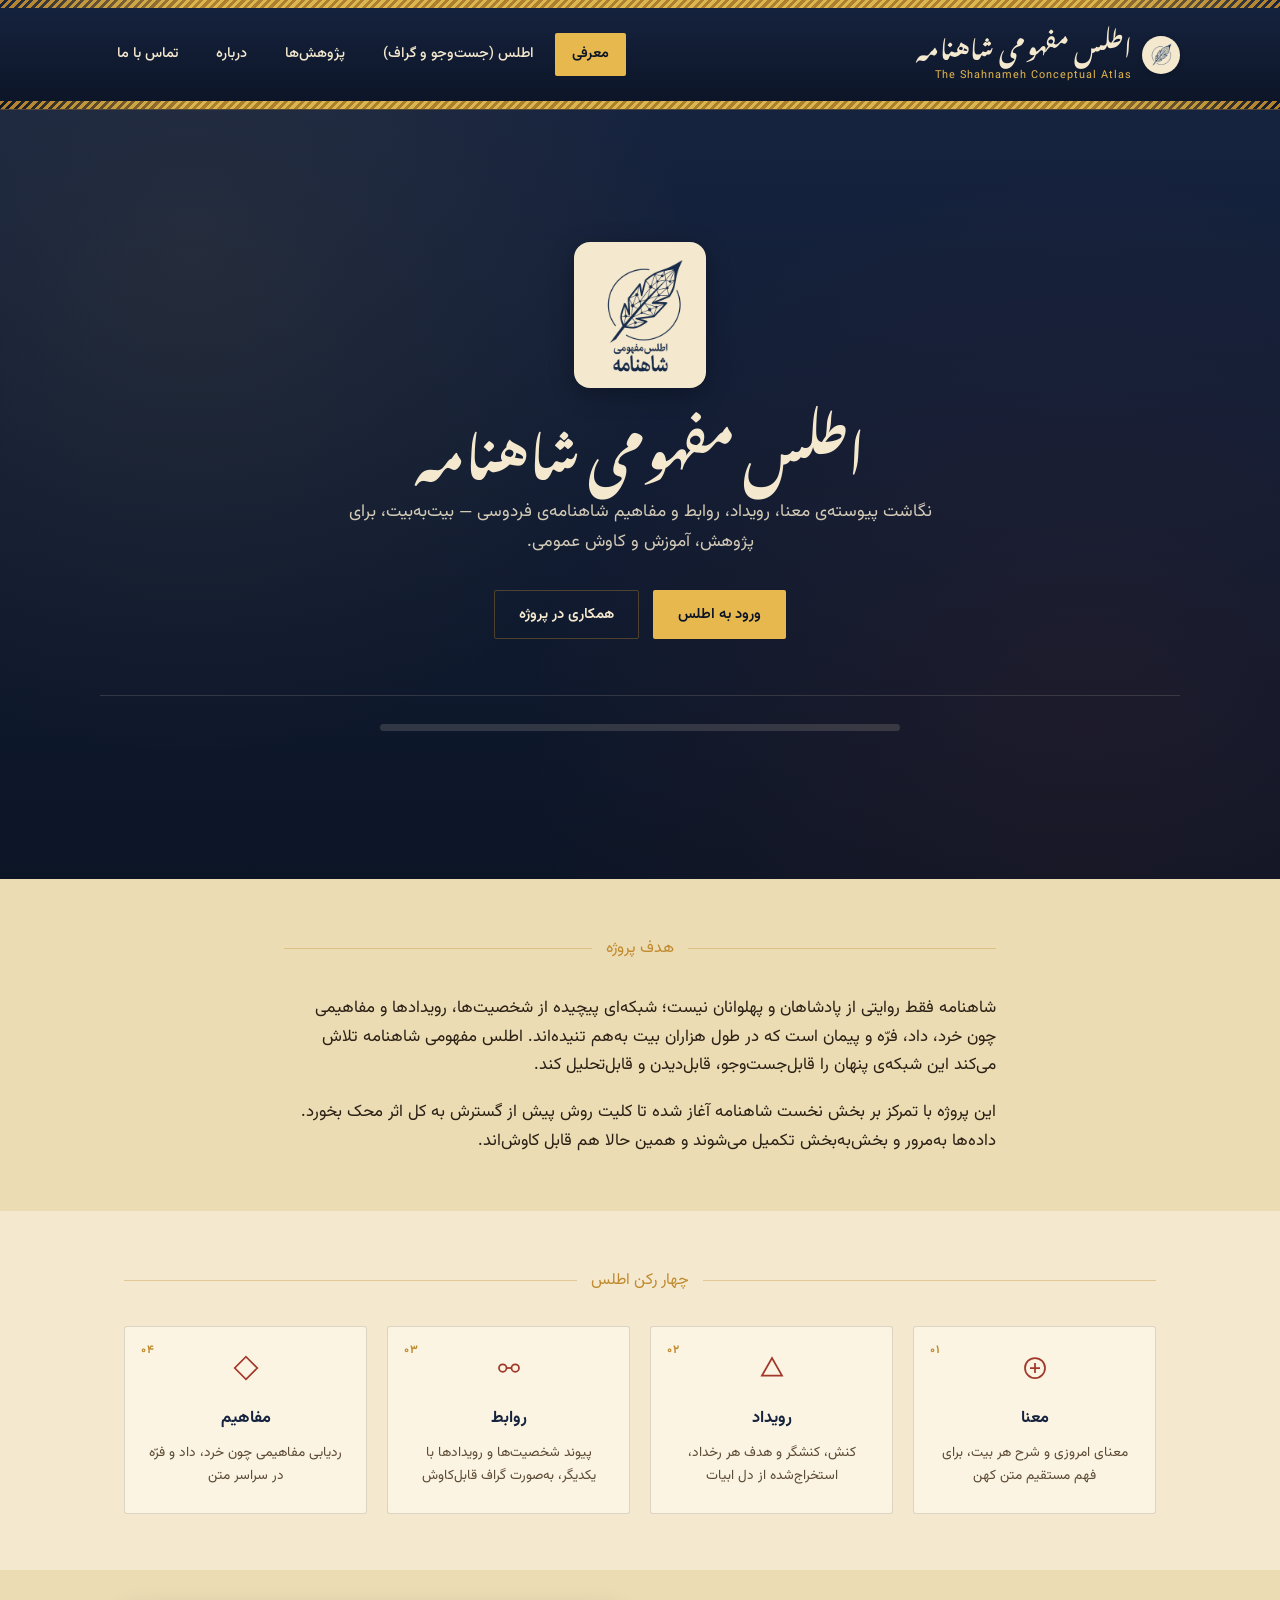
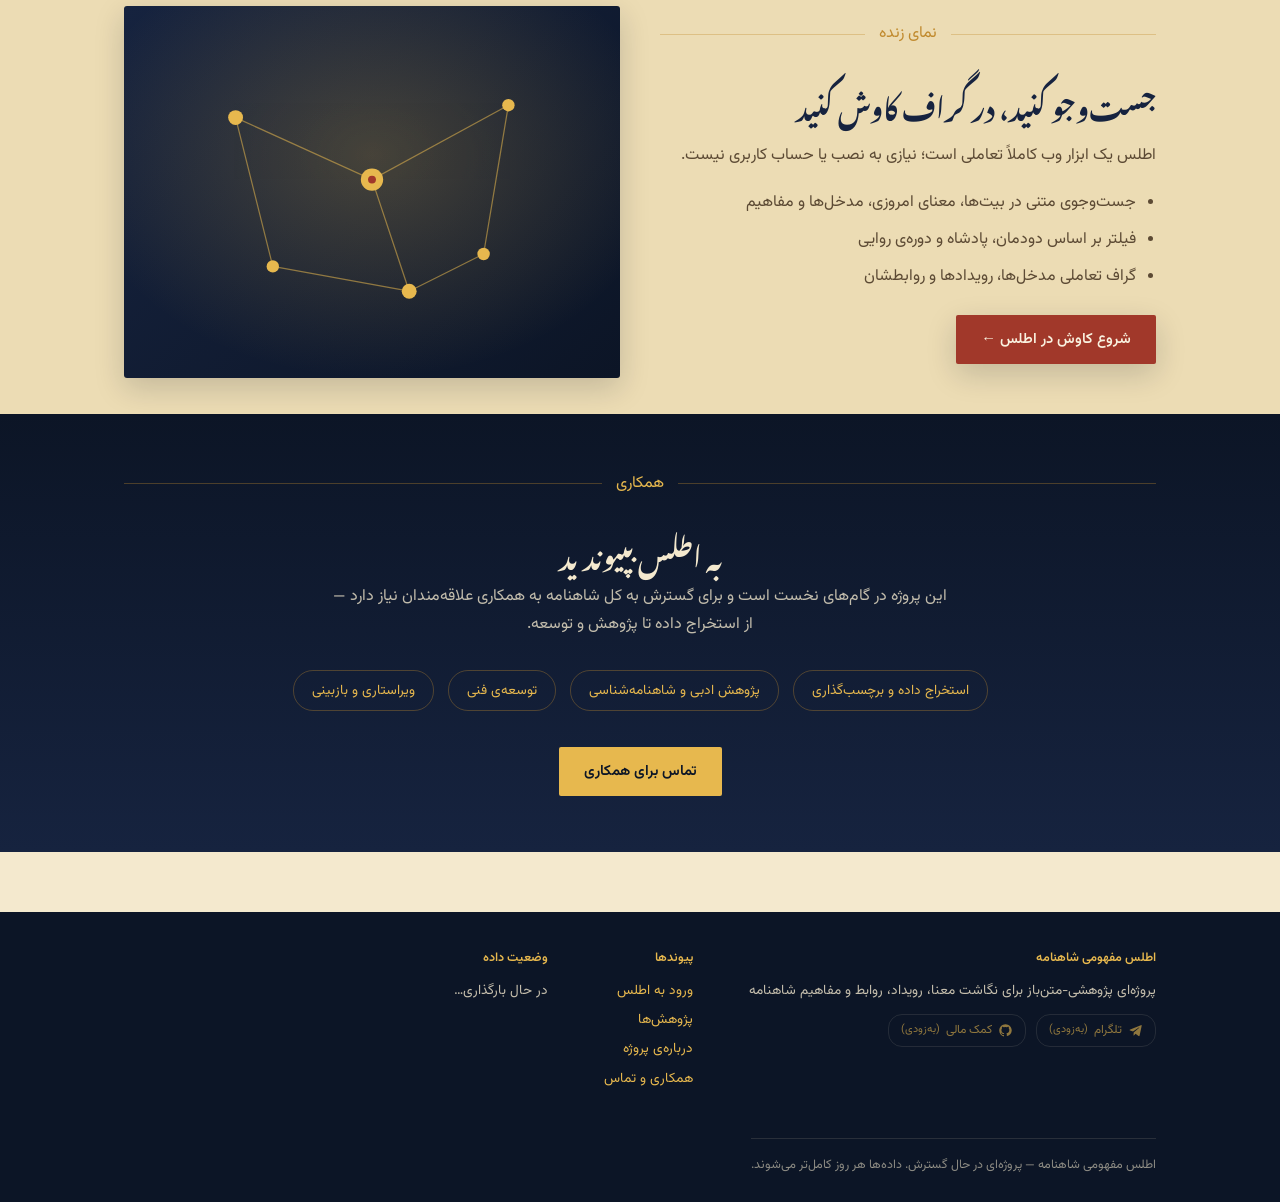
<file: index.html>
<!DOCTYPE html>
<html lang="fa" dir="rtl">
<head>
<meta charset="UTF-8">
<meta name="viewport" content="width=device-width, initial-scale=1.0">
<title>اطلس مفهومی شاهنامه | The Shahnameh Conceptual Atlas</title>
<meta name="description" content="پروژه‌ای پژوهشی برای نگاشت معنا، رویداد، روابط و مفاهیم شاهنامه‌ی فردوسی — جست‌وجو، گراف تعاملی و دعوت به همکاری.">
<link rel="icon" href="favicon.ico" sizes="any">
<link rel="icon" href="logo-mark-64.png" type="image/png">
<link rel="apple-touch-icon" href="apple-touch-icon.png">
<link rel="stylesheet" href="shared.css">
<style>
.hero{
  background: linear-gradient(180deg, var(--indigo) 0%, var(--indigo-deep) 100%);
  color:var(--paper); position:relative; overflow:hidden;
}
.hero::before{
  content:''; position:absolute; inset:0;
  background-image: radial-gradient(circle at 15% 20%, rgba(231,184,78,0.08), transparent 40%),
                     radial-gradient(circle at 85% 80%, rgba(161,56,42,0.10), transparent 45%);
  pointer-events:none;
}
.hero-inner{ position:relative; padding:76px 0 84px; text-align:center; }
.hero-logo-chip{
  background:var(--paper); border-radius:16px; width:132px; padding:14px 16px 10px;
  margin:0 auto 22px; box-shadow:0 6px 24px rgba(0,0,0,0.28);
}
.hero-logo-img{ width:100%; display:block; }
.hero h1{
  font-family:'NotoNastaliq','Vazirmatn'; font-weight:700; font-size:clamp(2.1rem, 5vw, 3.3rem);
  margin:0 0 16px; line-height:1.35;
}
.hero p.tagline{
  color:rgba(244,233,206,0.85); max-width:640px; margin:0 auto 34px; font-size:1.08rem;
}
.hero-ctas{ display:flex; gap:14px; justify-content:center; flex-wrap:wrap; }
.hero-stats{
  display:flex; justify-content:center; gap:0; margin-top:56px; flex-wrap:wrap;
  border-top:1px solid rgba(244,233,206,0.14);
}
.hero-stat{ padding:22px 34px; border-left:1px solid rgba(244,233,206,0.14); min-width:140px; }
.hero-stat:last-child{ border-left:none; }
.hero-stat b{ display:block; font-size:1.7rem; color:var(--gold-bright); font-weight:700; }
.hero-stat span{ font-size:0.82rem; color:rgba(244,233,206,0.7); }

.progress-strip{ max-width:520px; margin:28px auto 0; }
.progress-track{ height:7px; border-radius:4px; background:rgba(244,233,206,0.15); overflow:hidden; }
.progress-fill{ height:100%; width:0; background:linear-gradient(90deg, var(--gold), var(--gold-bright)); transition:width 1s ease; }
.progress-label{ font-size:0.76rem; color:rgba(244,233,206,0.7); margin-top:8px; text-align:center; }
.data-empty-note{
  max-width:480px; margin:0 auto; font-size:0.85rem; color:rgba(244,233,206,0.75);
  border:1px dashed rgba(244,233,206,0.3); border-radius:3px; padding:14px 18px;
}

.pillars{ display:grid; grid-template-columns:repeat(4,1fr); gap:20px; }
.pillar{
  background:#FBF4E2; border:1px solid var(--paper-line); border-radius:var(--radius);
  padding:26px 20px; text-align:center; position:relative;
}
.pillar .num{
  position:absolute; top:14px; left:16px; font-size:0.72rem; color:var(--gold);
  font-weight:700; letter-spacing:1px;
}
.pillar svg.rosette{ width:30px; height:30px; color:var(--lacquer); margin-bottom:14px; }
.pillar h3{ margin:0 0 8px; font-size:1.02rem; color:var(--indigo); }
.pillar p{ margin:0; font-size:0.85rem; color:var(--ink-soft); }

.manifesto{ background:var(--paper-deep); }
.manifesto .container{ max-width:760px; }
.manifesto p{ font-size:1.05rem; color:var(--ink); margin:0 0 18px; }
.manifesto p:last-child{ margin-bottom:0; }

.showcase{ display:flex; gap:40px; align-items:center; flex-wrap:wrap; }
.showcase-text{ flex:1; min-width:280px; }
.showcase-visual{
  flex:1; min-width:280px; aspect-ratio:4/3; border-radius:var(--radius);
  background: linear-gradient(135deg, var(--indigo) 0%, var(--indigo-deep) 100%);
  position:relative; overflow:hidden; box-shadow:var(--shadow);
}
.showcase-visual svg{ position:absolute; inset:0; width:100%; height:100%; }
.showcase ul{ padding-right:20px; margin:20px 0 0; color:var(--ink-soft); }
.showcase li{ margin-bottom:10px; }

.collab{
  background: linear-gradient(180deg, var(--indigo-deep) 0%, var(--indigo) 100%);
  color:var(--paper); text-align:center;
}
.collab h2{ color:var(--paper); }
.collab .section-sub{ color:rgba(244,233,206,0.78); margin-left:auto; margin-right:auto; }
.collab-roles{ display:flex; gap:14px; justify-content:center; flex-wrap:wrap; margin:30px 0 36px; }
.role-tag{
  border:1px solid var(--gold-dim); padding:8px 18px; border-radius:20px; font-size:0.85rem; color:var(--gold-bright);
}

@media (max-width:860px){ .pillars{ grid-template-columns:1fr 1fr; } }
@media (max-width:560px){ .pillars{ grid-template-columns:1fr; } .hero-stat{ padding:16px 20px; } }
</style>
</head>
<body>

<header id="site-header" class="site-header"></header>

<section class="hero">
  <div class="hero-inner container">
    <div class="hero-logo-chip">
      <img src="logo-full.png" alt="اطلس مفهومی شاهنامه" class="hero-logo-img">
    </div>
    <h1>اطلس مفهومی شاهنامه</h1>
    <p class="tagline">نگاشت پیوسته‌ی معنا، رویداد، روابط و مفاهیم شاهنامه‌ی فردوسی — بیت‌به‌بیت، برای پژوهش، آموزش و کاوش عمومی.</p>
    <div class="hero-ctas">
      <a href="atlas.html" class="btn btn-gold">ورود به اطلس</a>
      <a href="contact.html" class="btn btn-outline">همکاری در پروژه</a>
    </div>
    <div class="hero-stats" id="hero-stats"></div>
    <div class="progress-strip" id="progress-strip">
      <div class="progress-track"><div class="progress-fill" id="progress-fill"></div></div>
      <div class="progress-label" id="progress-label"></div>
    </div>
  </div>
</section>

<section class="manifesto">
  <div class="container">
    <div class="divider">هدف پروژه</div>
    <p>شاهنامه فقط روایتی از پادشاهان و پهلوانان نیست؛ شبکه‌ای پیچیده از شخصیت‌ها، رویدادها و مفاهیمی چون خرد، داد، فرّه و پیمان است که در طول هزاران بیت به‌هم تنیده‌اند. اطلس مفهومی شاهنامه تلاش می‌کند این شبکه‌ی پنهان را قابل‌جست‌وجو، قابل‌دیدن و قابل‌تحلیل کند.</p>
    <p>این پروژه با تمرکز بر بخش نخست شاهنامه آغاز شده تا کلیت روش پیش از گسترش به کل اثر محک بخورد. داده‌ها به‌مرور و بخش‌به‌بخش تکمیل می‌شوند و همین حالا هم قابل کاوش‌اند.</p>
  </div>
</section>

<section>
  <div class="container">
    <div class="divider">چهار رکن اطلس</div>
    <div class="pillars">
      <div class="pillar">
        <span class="num">۰۱</span>
        <svg class="rosette" viewBox="0 0 24 24" fill="none" stroke="currentColor" stroke-width="1.4"><circle cx="12" cy="12" r="8"/><path d="M8 12h8M12 8v8"/></svg>
        <h3>معنا</h3>
        <p>معنای امروزی و شرح هر بیت، برای فهم مستقیم متن کهن</p>
      </div>
      <div class="pillar">
        <span class="num">۰۲</span>
        <svg class="rosette" viewBox="0 0 24 24" fill="none" stroke="currentColor" stroke-width="1.4"><path d="M4 18 L12 4 L20 18 Z"/></svg>
        <h3>رویداد</h3>
        <p>کنش، کنشگر و هدف هر رخداد، استخراج‌شده از دل ابیات</p>
      </div>
      <div class="pillar">
        <span class="num">۰۳</span>
        <svg class="rosette" viewBox="0 0 24 24" fill="none" stroke="currentColor" stroke-width="1.4"><circle cx="7" cy="12" r="3"/><circle cx="17" cy="12" r="3"/><path d="M10 12h4"/></svg>
        <h3>روابط</h3>
        <p>پیوند شخصیت‌ها و رویدادها با یکدیگر، به‌صورت گراف قابل‌کاوش</p>
      </div>
      <div class="pillar">
        <span class="num">۰۴</span>
        <svg class="rosette" viewBox="0 0 24 24" fill="none" stroke="currentColor" stroke-width="1.4"><path d="M12 3 L21 12 L12 21 L3 12 Z"/></svg>
        <h3>مفاهیم</h3>
        <p>ردیابی مفاهیمی چون خرد، داد و فرّه در سراسر متن</p>
      </div>
    </div>
  </div>
</section>

<section class="tight" style="background:var(--paper-deep);">
  <div class="container showcase">
    <div class="showcase-text">
      <div class="divider">نمای زنده</div>
      <h2 class="section-title">جست‌وجو کنید، در گراف کاوش کنید</h2>
      <p style="color:var(--ink-soft)">اطلس یک ابزار وب کاملاً تعاملی است؛ نیازی به نصب یا حساب کاربری نیست.</p>
      <ul>
        <li>جست‌وجوی متنی در بیت‌ها، معنای امروزی، مدخل‌ها و مفاهیم</li>
        <li>فیلتر بر اساس دودمان، پادشاه و دوره‌ی روایی</li>
        <li>گراف تعاملی مدخل‌ها، رویدادها و روابطشان</li>
      </ul>
      <div style="margin-top:24px;"><a href="atlas.html" class="btn btn-primary">شروع کاوش در اطلس ←</a></div>
    </div>
    <div class="showcase-visual">
      <svg viewBox="0 0 400 300" xmlns="http://www.w3.org/2000/svg">
        <defs>
          <radialGradient id="glow" cx="50%" cy="40%" r="60%">
            <stop offset="0%" stop-color="#E7B84E" stop-opacity="0.25"/>
            <stop offset="100%" stop-color="#E7B84E" stop-opacity="0"/>
          </radialGradient>
        </defs>
        <rect width="400" height="300" fill="url(#glow)"/>
        <g stroke="#E7B84E" stroke-width="1" opacity="0.55" fill="none">
          <line x1="90" y1="90" x2="200" y2="140"/>
          <line x1="200" y1="140" x2="310" y2="80"/>
          <line x1="200" y1="140" x2="230" y2="230"/>
          <line x1="90" y1="90" x2="120" y2="210"/>
          <line x1="120" y1="210" x2="230" y2="230"/>
          <line x1="310" y1="80" x2="290" y2="200"/>
          <line x1="230" y1="230" x2="290" y2="200"/>
        </g>
        <g fill="#E7B84E">
          <circle cx="90" cy="90" r="6"/>
          <circle cx="200" cy="140" r="9"/>
          <circle cx="310" cy="80" r="5"/>
          <circle cx="120" cy="210" r="5"/>
          <circle cx="230" cy="230" r="6"/>
          <circle cx="290" cy="200" r="5"/>
        </g>
        <g fill="#A1382A"><circle cx="200" cy="140" r="3.2"/></g>
      </svg>
    </div>
  </div>
</section>

<section class="collab">
  <div class="container">
    <div class="divider" style="color:var(--gold-bright);">همکاری</div>
    <h2 class="section-title">به اطلس بپیوندید</h2>
    <p class="section-sub">این پروژه در گام‌های نخست است و برای گسترش به کل شاهنامه به همکاری علاقه‌مندان نیاز دارد — از استخراج داده تا پژوهش و توسعه.</p>
    <div class="collab-roles">
      <span class="role-tag">استخراج داده و برچسب‌گذاری</span>
      <span class="role-tag">پژوهش ادبی و شاهنامه‌شناسی</span>
      <span class="role-tag">توسعه‌ی فنی</span>
      <span class="role-tag">ویراستاری و بازبینی</span>
    </div>
    <a href="contact.html" class="btn btn-gold">تماس برای همکاری</a>
  </div>
</section>

<footer id="site-footer" class="site-footer"></footer>

<script src="stats-data.js"></script>
<script src="shared.js"></script>
<script>
renderChrome('index.html');
if(window.ATLAS_STATS){
  const s = ATLAS_STATS;
  if(s.beyts === 0){
    document.getElementById('hero-stats').innerHTML =
      `<div class="data-empty-note">داده‌ی نسخه‌ی منتشرشده (مسکو) هنوز در دیتابیس درج نشده — این آمار به‌محض آپدیت دیتابیس نمایش داده می‌شود.</div>`;
  } else {
    document.getElementById('hero-stats').innerHTML = `
      <div class="hero-stat"><b>${s.beyts.toLocaleString('fa-IR')}</b><span>بیت ثبت‌شده</span></div>
      <div class="hero-stat"><b>${s.entities.toLocaleString('fa-IR')}</b><span>مدخل</span></div>
      <div class="hero-stat"><b>${s.concepts.toLocaleString('fa-IR')}</b><span>مفهوم</span></div>
      <div class="hero-stat"><b>${s.events.toLocaleString('fa-IR')}</b><span>رویداد استخراج‌شده</span></div>
    `;
  }
  if(s.sections_progress_pct !== undefined && document.getElementById('progress-strip')){
    if(s.beyts === 0){
      document.getElementById('progress-strip').style.display = 'none';
    } else {
      document.getElementById('progress-fill').style.width = s.sections_progress_pct + '%';
      document.getElementById('progress-label').textContent =
        `${s.sections_with_data.toLocaleString('fa-IR')} از ${s.sections.toLocaleString('fa-IR')} پادشاهی (٪${s.sections_progress_pct.toLocaleString('fa-IR')}) دست‌کم یک بیت کامل (مدخل+مفهوم) دارند`;
    }
  }
}
</script>
</body>
</html>
</file>
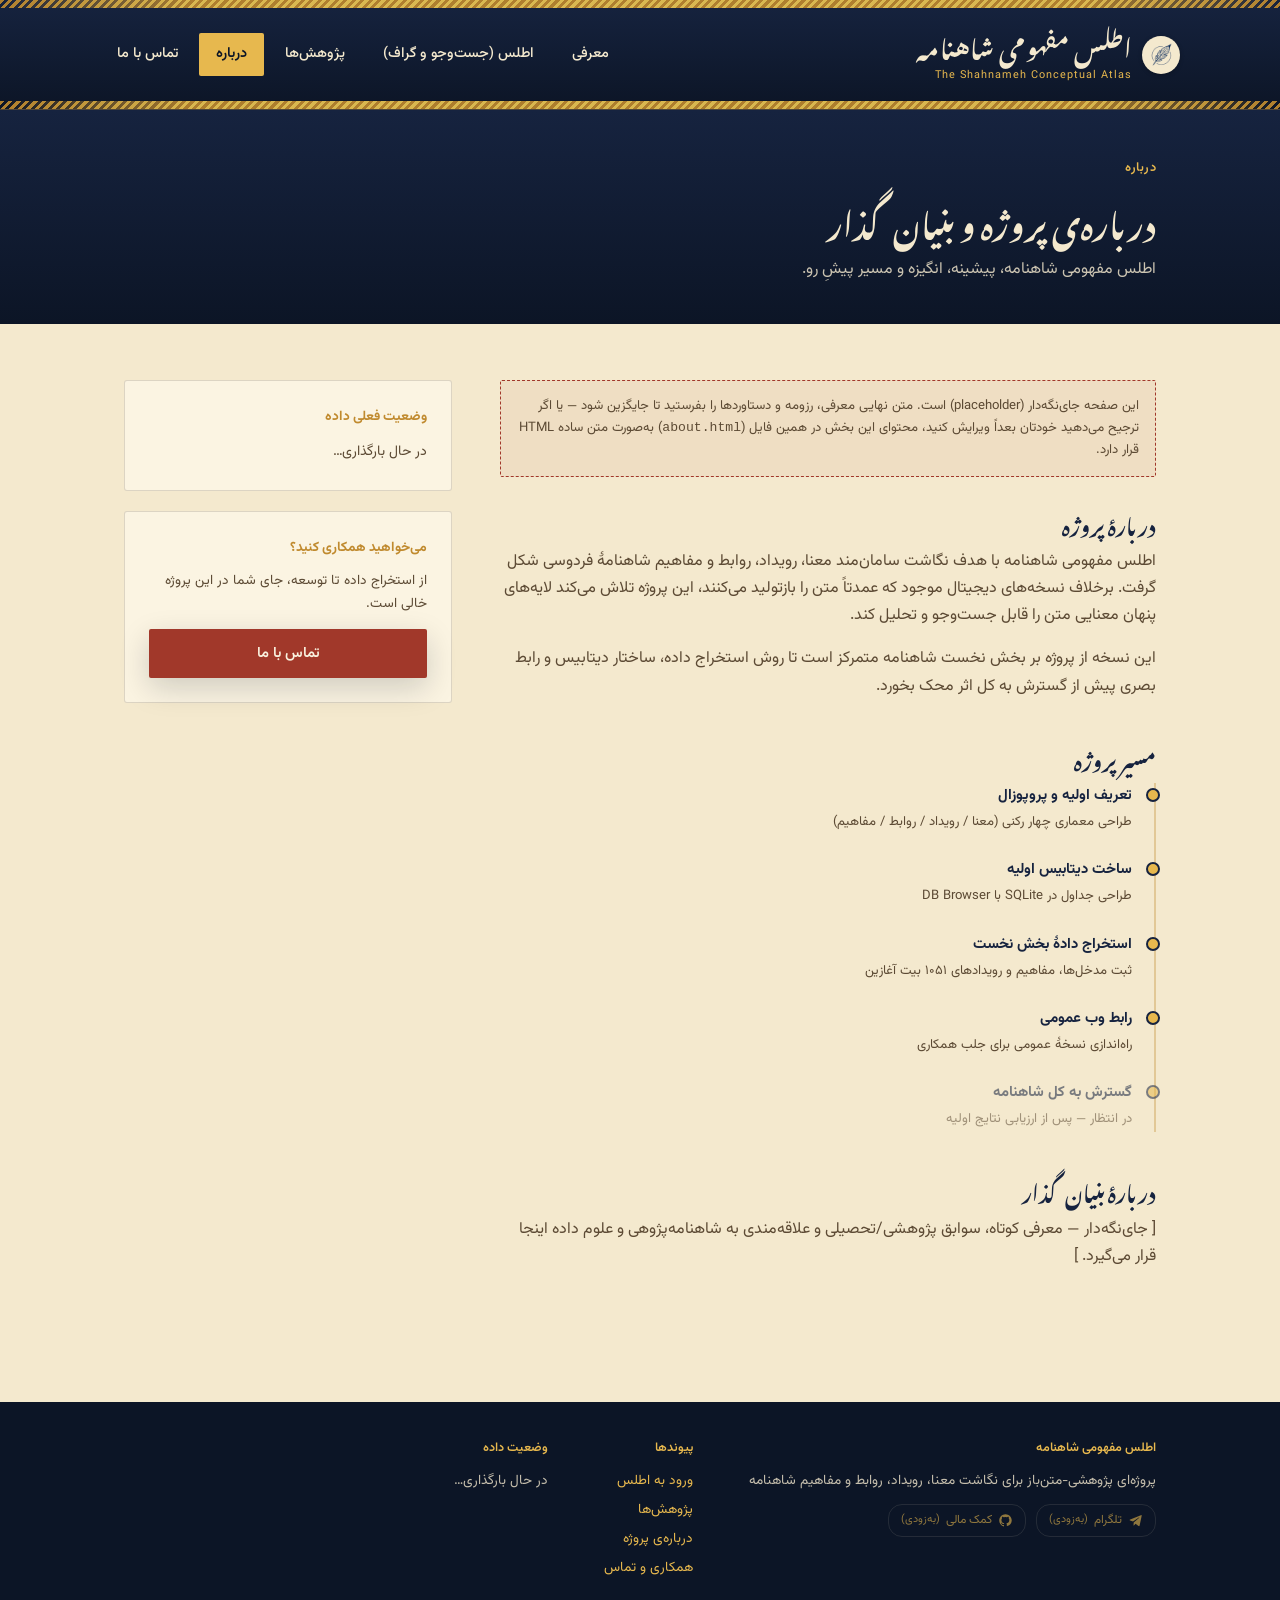
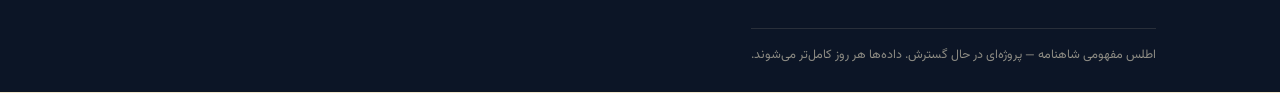
<file: about.html>
<!DOCTYPE html>
<html lang="fa" dir="rtl">
<head>
<meta charset="UTF-8">
<meta name="viewport" content="width=device-width, initial-scale=1.0">
<title>درباره‌ی پروژه — اطلس مفهومی شاهنامه | The Shahnameh Conceptual Atlas</title>
<link rel="icon" href="favicon.ico" sizes="any">
<link rel="icon" href="logo-mark-64.png" type="image/png">
<link rel="apple-touch-icon" href="apple-touch-icon.png">
<link rel="stylesheet" href="shared.css">
<style>
.about-grid{ display:grid; grid-template-columns:2fr 1fr; gap:48px; }
.about-grid h2.section-title{ font-size:1.3rem; }
.about-main p{ color:var(--ink-soft); margin:0 0 16px; }
.timeline{ border-right:2px solid var(--gold-dim); padding-right:22px; margin-top:8px; }
.timeline-item{ position:relative; margin-bottom:22px; }
.timeline-item::before{
  content:''; position:absolute; right:-28px; top:5px; width:10px; height:10px;
  border-radius:50%; background:var(--gold-bright); border:2px solid var(--indigo);
}
.timeline-item b{ display:block; color:var(--indigo); font-size:0.92rem; }
.timeline-item span{ font-size:0.82rem; color:var(--ink-soft); }
.sidebar-card{ margin-bottom:20px; }
.sidebar-card h4{ margin:0 0 10px; font-size:0.85rem; color:var(--gold); }
.edit-note{
  background:rgba(161,56,42,0.06); border:1px dashed var(--lacquer); color:var(--ink-soft);
  padding:14px 16px; font-size:0.82rem; border-radius:2px; margin-bottom:28px;
}
@media (max-width:820px){ .about-grid{ grid-template-columns:1fr; } }
</style>
</head>
<body>

<header id="site-header" class="site-header"></header>

<section class="page-hero">
  <div class="container">
    <div class="eyebrow">درباره</div>
    <h1>درباره‌ی پروژه و بنیان‌گذار</h1>
    <p>اطلس مفهومی شاهنامه، پیشینه، انگیزه و مسیر پیشِ رو.</p>
  </div>
</section>

<section>
  <div class="container about-grid">
    <div class="about-main">

      <div class="edit-note">
        این صفحه جای‌نگه‌دار (placeholder) است. متن نهایی معرفی، رزومه و دستاوردها را بفرستید تا جایگزین شود —
        یا اگر ترجیح می‌دهید خودتان بعداً ویرایش کنید، محتوای این بخش در همین فایل (<code>about.html</code>) به‌صورت متن ساده HTML قرار دارد.
      </div>

      <h2 class="section-title">دربارهٔ پروژه</h2>
      <p>اطلس مفهومی شاهنامه با هدف نگاشت سامان‌مند معنا، رویداد، روابط و مفاهیم شاهنامهٔ فردوسی شکل گرفت. برخلاف نسخه‌های دیجیتال موجود که عمدتاً متن را بازتولید می‌کنند، این پروژه تلاش می‌کند لایه‌های پنهان معنایی متن را قابل جست‌وجو و تحلیل کند.</p>
      <p>این نسخه از پروژه بر بخش نخست شاهنامه متمرکز است تا روش استخراج داده، ساختار دیتابیس و رابط بصری پیش از گسترش به کل اثر محک بخورد.</p>

      <h2 class="section-title" style="margin-top:40px;">مسیر پروژه</h2>
      <div class="timeline">
        <div class="timeline-item"><b>تعریف اولیه و پروپوزال</b><span>طراحی معماری چهار رکنی (معنا / رویداد / روابط / مفاهیم)</span></div>
        <div class="timeline-item"><b>ساخت دیتابیس اولیه</b><span>طراحی جداول در SQLite با DB Browser</span></div>
        <div class="timeline-item"><b>استخراج دادهٔ بخش نخست</b><span>ثبت مدخل‌ها، مفاهیم و رویدادهای ۱۰۵۱ بیت آغازین</span></div>
        <div class="timeline-item"><b>رابط وب عمومی</b><span>راه‌اندازی نسخهٔ عمومی برای جلب همکاری</span></div>
        <div class="timeline-item" style="opacity:0.55;"><b>گسترش به کل شاهنامه</b><span>در انتظار — پس از ارزیابی نتایج اولیه</span></div>
      </div>

      <h2 class="section-title" style="margin-top:40px;">دربارهٔ بنیان‌گذار</h2>
      <p>[ جای‌نگه‌دار — معرفی کوتاه، سوابق پژوهشی/تحصیلی و علاقه‌مندی به شاهنامه‌پژوهی و علوم داده اینجا قرار می‌گیرد. ]</p>
    </div>

    <aside>
      <div class="sidebar-card card">
        <h4>وضعیت فعلی داده</h4>
        <div id="about-stats" style="font-size:0.88rem; color:var(--ink-soft); line-height:2;">در حال بارگذاری…</div>
      </div>
      <div class="sidebar-card card">
        <h4>می‌خواهید همکاری کنید؟</h4>
        <p style="font-size:0.85rem; color:var(--ink-soft); margin:0 0 14px;">از استخراج داده تا توسعه، جای شما در این پروژه خالی است.</p>
        <a href="contact.html" class="btn btn-primary" style="width:100%; justify-content:center;">تماس با ما</a>
      </div>
    </aside>
  </div>
</section>

<footer id="site-footer" class="site-footer"></footer>

<script src="stats-data.js"></script>
<script src="shared.js"></script>
<script>
renderChrome('about.html');
if(window.ATLAS_STATS){
  const s = ATLAS_STATS;
  document.getElementById('about-stats').innerHTML =
    `بیت‌های ثبت‌شده: <b>${s.beyts.toLocaleString('fa-IR')}</b><br>
     مدخل‌ها: <b>${s.entities.toLocaleString('fa-IR')}</b><br>
     مفاهیم: <b>${s.concepts.toLocaleString('fa-IR')}</b><br>
     رویدادها: <b>${s.events.toLocaleString('fa-IR')}</b><br>
     پیشرفت پادشاهی‌ها: <b>٪${s.sections_progress_pct.toLocaleString('fa-IR')}</b>`;
}
</script>
</body>
</html>
</file>
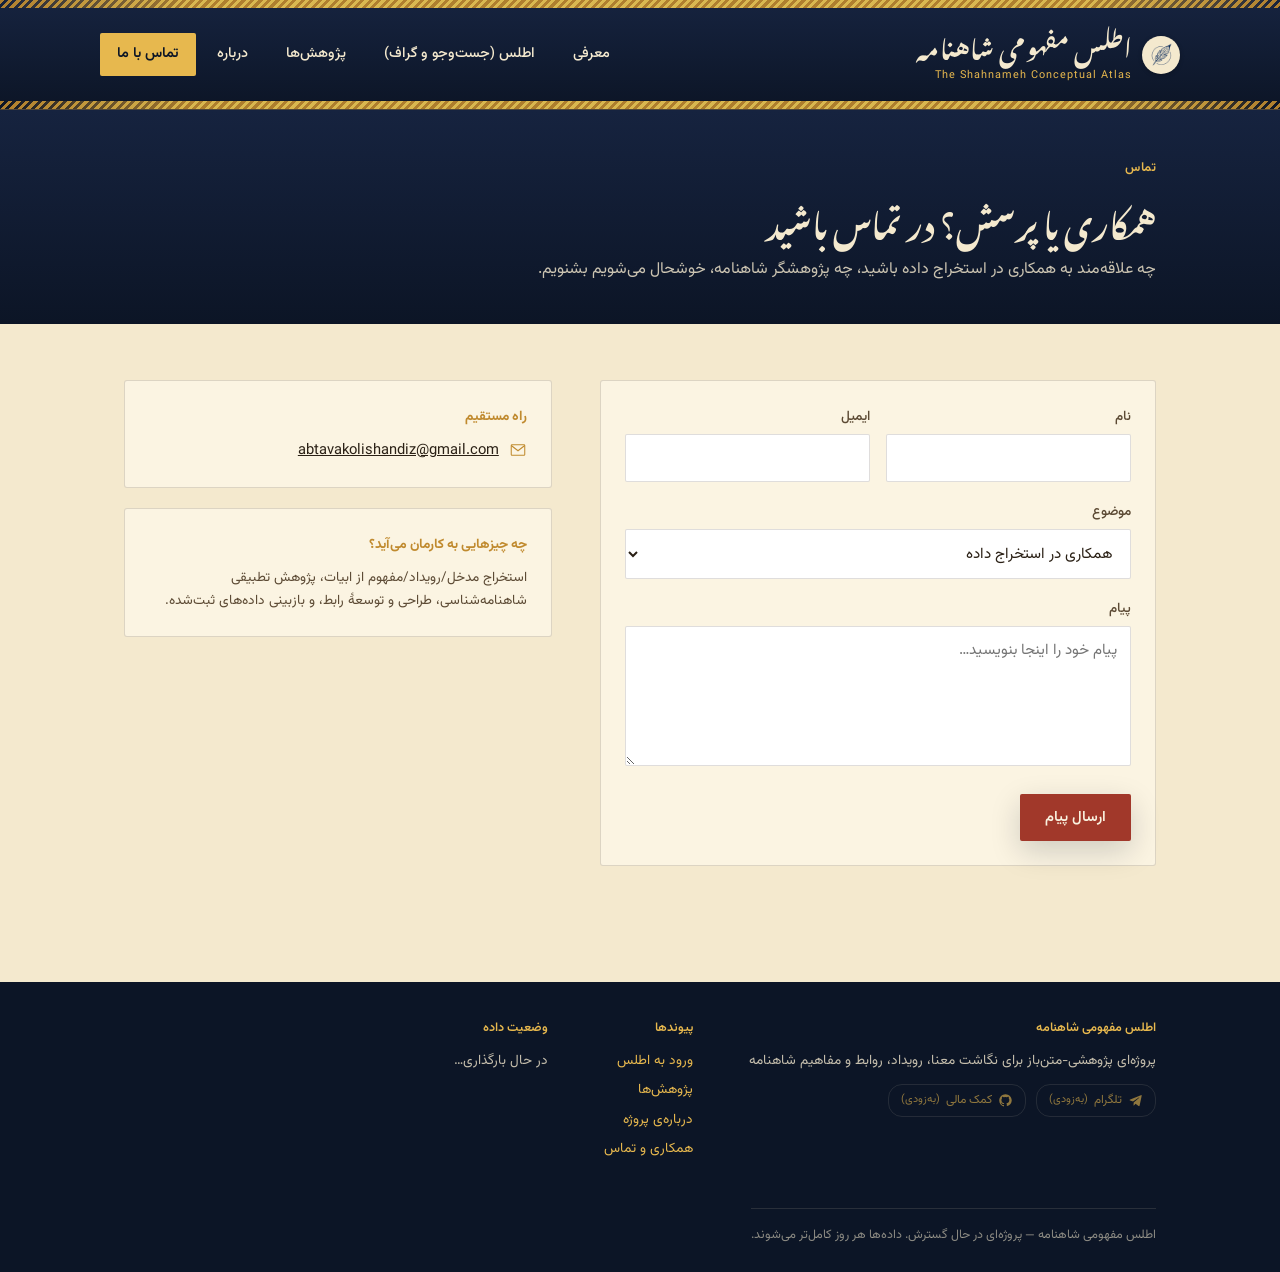
<file: contact.html>
<!DOCTYPE html>
<html lang="fa" dir="rtl">
<head>
<meta charset="UTF-8">
<meta name="viewport" content="width=device-width, initial-scale=1.0">
<title>تماس با ما — اطلس مفهومی شاهنامه | The Shahnameh Conceptual Atlas</title>
<link rel="icon" href="favicon.ico" sizes="any">
<link rel="icon" href="logo-mark-64.png" type="image/png">
<link rel="apple-touch-icon" href="apple-touch-icon.png">
<link rel="stylesheet" href="shared.css">
<style>
.contact-grid{ display:grid; grid-template-columns:1.3fr 1fr; gap:48px; align-items:start; }
.form-row-2{ display:grid; grid-template-columns:1fr 1fr; gap:16px; }
.status-msg{
  margin-top:16px; padding:12px 16px; border-radius:2px; font-size:0.88rem; display:none;
}
.status-msg.ok{ display:block; background:rgba(42,95,80,0.1); color:var(--malachite); border:1px solid rgba(42,95,80,0.3); }
.status-msg.err{ display:block; background:rgba(161,56,42,0.08); color:var(--lacquer); border:1px solid rgba(161,56,42,0.3); }
.direct-email{
  display:flex; align-items:center; gap:10px; margin-top:8px; font-size:0.92rem;
}
.direct-email .rosette{ color:var(--gold); width:18px; height:18px; }
@media (max-width:820px){ .contact-grid{ grid-template-columns:1fr; } .form-row-2{ grid-template-columns:1fr; } }
</style>
</head>
<body>

<header id="site-header" class="site-header"></header>

<section class="page-hero">
  <div class="container">
    <div class="eyebrow">تماس</div>
    <h1>همکاری یا پرسش؟ در تماس باشید</h1>
    <p>چه علاقه‌مند به همکاری در استخراج داده باشید، چه پژوهشگر شاهنامه، خوشحال می‌شویم بشنویم.</p>
  </div>
</section>

<section>
  <div class="container contact-grid">
    <div class="card">
      <form id="contact-form">
        <div class="form-row-2">
          <div class="field">
            <label for="c-name">نام</label>
            <input type="text" id="c-name" name="name" required>
          </div>
          <div class="field">
            <label for="c-email">ایمیل</label>
            <input type="email" id="c-email" name="email" required>
          </div>
        </div>
        <div class="field">
          <label for="c-subject">موضوع</label>
          <select id="c-subject" name="subject">
            <option value="همکاری در استخراج داده">همکاری در استخراج داده</option>
            <option value="همکاری پژوهشی">همکاری پژوهشی</option>
            <option value="همکاری فنی/توسعه">همکاری فنی و توسعه</option>
            <option value="پرسش عمومی">پرسش عمومی</option>
            <option value="سایر">سایر</option>
          </select>
        </div>
        <div class="field">
          <label for="c-message">پیام</label>
          <textarea id="c-message" name="message" required placeholder="پیام خود را اینجا بنویسید…"></textarea>
        </div>
        <button type="submit" class="btn btn-primary" id="c-submit">ارسال پیام</button>
        <div class="status-msg" id="c-status"></div>
      </form>
    </div>

    <aside>
      <div class="card" style="margin-bottom:20px;">
        <h4 style="margin:0 0 10px; font-size:0.85rem; color:var(--gold);">راه مستقیم</h4>
        <div class="direct-email">
          <svg class="rosette" viewBox="0 0 24 24" fill="none" stroke="currentColor" stroke-width="1.4"><rect x="3" y="5" width="18" height="14" rx="1"/><path d="M3 6l9 7 9-7"/></svg>
          <a href="mailto:abtavakolishandiz@gmail.com">abtavakolishandiz@gmail.com</a>
        </div>
      </div>
      <div class="card">
        <h4 style="margin:0 0 10px; font-size:0.85rem; color:var(--gold);">چه چیزهایی به کارمان می‌آید؟</h4>
        <p style="font-size:0.85rem; color:var(--ink-soft); margin:0;">استخراج مدخل/رویداد/مفهوم از ابیات، پژوهش تطبیقی شاهنامه‌شناسی، طراحی و توسعهٔ رابط، و بازبینی داده‌های ثبت‌شده.</p>
      </div>
    </aside>
  </div>
</section>

<footer id="site-footer" class="site-footer"></footer>

<script src="stats-data.js"></script>
<script src="shared.js"></script>
<script>
renderChrome('contact.html');

document.getElementById('contact-form').addEventListener('submit', async (e)=>{
  e.preventDefault();
  const btn = document.getElementById('c-submit');
  const statusEl = document.getElementById('c-status');
  statusEl.className = 'status-msg';
  statusEl.textContent = '';
  btn.disabled = true;
  btn.textContent = 'در حال ارسال…';

  const payload = {
    name: document.getElementById('c-name').value,
    email: document.getElementById('c-email').value,
    subject: document.getElementById('c-subject').value,
    message: document.getElementById('c-message').value,
  };

  // ⚠️ باید بعد از ساخت فرم در formspree.io این مقدار را با آی‌دی واقعی خودتان عوض کنید،
  // مثلاً 'https://formspree.io/f/abcdwxyz' — توضیح کامل در README.
  const FORMSPREE_ENDPOINT = 'https://formspree.io/f/YOUR_FORM_ID';

  try{
    if(FORMSPREE_ENDPOINT.includes('YOUR_FORM_ID')) throw new Error('not_configured');
    const res = await fetch(FORMSPREE_ENDPOINT, {
      method: 'POST',
      headers: {'Content-Type':'application/json', 'Accept':'application/json'},
      body: JSON.stringify(payload)
    });
    if(!res.ok) throw new Error('server_error');
    statusEl.className = 'status-msg ok';
    statusEl.textContent = 'پیام شما ارسال شد. به‌زودی پاسخ داده می‌شود.';
    e.target.reset();
  }catch(err){
    statusEl.className = 'status-msg err';
    statusEl.innerHTML = 'ارسال از طریق فرم ممکن نشد (احتمالاً هنوز راه‌اندازی سرویس فرم کامل نشده). لطفاً مستقیم به <a href="mailto:abtavakolishandiz@gmail.com">abtavakolishandiz@gmail.com</a> ایمیل بزنید.';
  }finally{
    btn.disabled = false;
    btn.textContent = 'ارسال پیام';
  }
});
</script>
</body>
</html>
</file>
